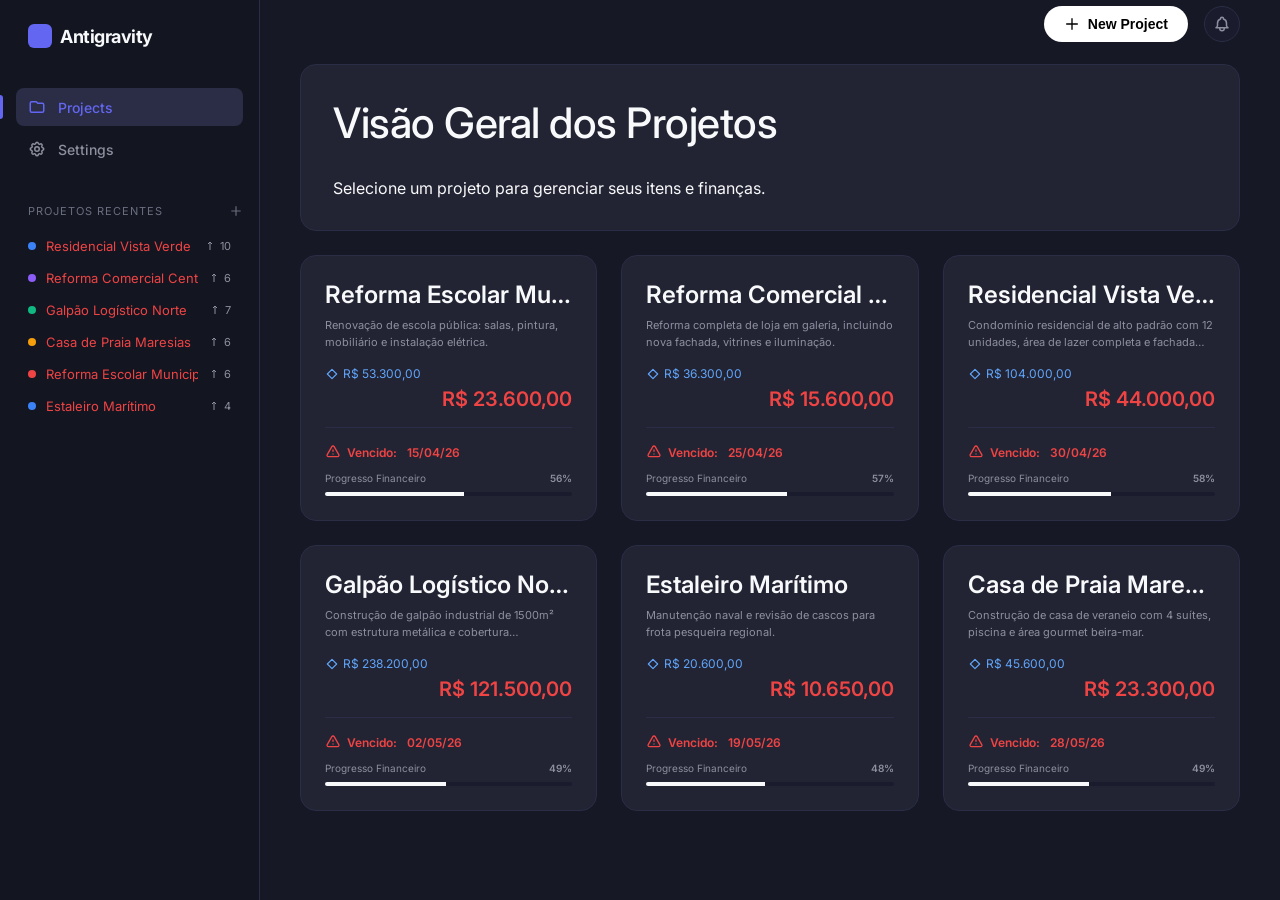
<file: index.html>
<!DOCTYPE html>
<html lang="pt-BR">
<head>
    <meta charset="UTF-8">
    <meta name="viewport" content="width=device-width, initial-scale=1.0">
    <title>Projetos - Dashboard</title>
    <link href="https://fonts.googleapis.com/css2?family=Inter:wght@400;500;600;700&display=swap" rel="stylesheet">
    <link rel="stylesheet" href="css/style.css">
</head>
<body>

    <!-- Sidebar -->
    <aside class="sidebar">
        <div style="margin-bottom: 40px; padding: 0 12px;">
            <div style="display: flex; gap: 8px; align-items: center;">
                <div style="width: 24px; height: 24px; background: #6366f1; border-radius: 6px;"></div>
                <span style="font-weight: 700; font-size: 18px; letter-spacing: -0.5px;">Antigravity</span>
            </div>
        </div>

        <ul class="menu-list">
            <a href="index.html" class="menu-item active">
                <svg class="menu-icon" viewBox="0 0 24 24"><path d="M3 7v10a2 2 0 002 2h14a2 2 0 002-2V9a2 2 0 00-2-2h-6l-2-2H5a2 2 0 00-2 2z"></path></svg>
                Projects
            </a>
            <a href="settings.html" class="menu-item">
                <svg class="menu-icon" viewBox="0 0 24 24"><path d="M10.325 4.317c.426-1.756 2.924-1.756 3.35 0a1.724 1.724 0 002.573 1.066c1.543-.94 3.31.826 2.37 2.37a1.724 1.724 0 001.065 2.572c1.756.426 1.756 2.924 0 3.35a1.724 1.724 0 00-1.066 2.573c.94 1.543-.826 3.31-2.37 2.37a1.724 1.724 0 00-2.572 1.065c-.426 1.756-2.924 1.756-3.35 0a1.724 1.724 0 00-2.573-1.066c-1.543.94-3.31-.826-2.37-2.37a1.724 1.724 0 00-1.065-2.572c-1.756-.426-1.756-2.924 0-3.35a1.724 1.724 0 001.066-2.573c-.94-1.543.826-3.31 2.37-2.37.996.608 2.296.07 2.572-1.065z"></path><path d="M15 12a3 3 0 11-6 0 3 3 0 016 0z"></path></svg>
                Settings
            </a>
        </ul>

        <div class="section-title">
            PROJETOS RECENTES
            <svg onclick="openModal()" style="width: 14px; height: 14px; cursor: pointer; stroke: currentColor; stroke-width: 2; fill: none;" viewBox="0 0 24 24"><path d="M12 4v16m8-8H4"></path></svg>
        </div>
        
        <ul class="project-list" id="sidebarProjectList">
            <!-- Rendered by JS -->
        </ul>

    </aside>

    <!-- Main -->
    <main class="main-content">
        <!-- Top bar -->
        <header class="top-bar">
            <div class="top-actions" style="margin-left: auto;">
                <button class="btn-new-item" onclick="openModal()">
                    <svg style="width: 16px; height: 16px;" fill="none" stroke="currentColor" viewBox="0 0 24 24"><path stroke-linecap="round" stroke-linejoin="round" stroke-width="2" d="M12 4v16m8-8H4"></path></svg>
                    New Project
                </button>
                <div class="bell-icon">
                    <svg style="width: 18px; height: 18px; color: var(--text-secondary);" fill="none" stroke="currentColor" viewBox="0 0 24 24"><path stroke-linecap="round" stroke-linejoin="round" stroke-width="2" d="M15 17h5l-1.405-1.405A2.032 2.032 0 0118 14.158V11a6.002 6.002 0 00-4-5.659V5a2 2 0 10-4 0v.341C7.67 6.165 6 8.388 6 11v3.159c0 .538-.214 1.055-.595 1.436L4 17h5m6 0v1a3 3 0 11-6 0v-1m6 0H9"></path></svg>
                </div>
            </div>
        </header>

        <!-- Header area -->
        <div class="header-area">
            <h1 class="project-title">Visão Geral dos Projetos</h1>
            <p class="project-subtitle">Selecione um projeto para gerenciar seus itens e finanças.</p>
        </div>

        <!-- Cards Grid -->
        <div class="cards-grid" id="cardsContainer">
            <!-- Cards will be rendered here by JS -->
        </div>

    </main>

    <!-- Modal for New Project -->
    <div class="modal-overlay" id="newItemModal">
        <div class="modal-content">
            <h2 class="modal-title" id="modalTitle">Create New Project</h2>
            <form id="projectForm">
                <input type="hidden" id="p_id" value="">
                <div class="form-group">
                    <label>Project Name</label>
                    <input type="text" id="p_name" class="form-input" required placeholder="e.g. Construção Setor Sul">
                </div>
                <div class="form-group">
                    <label>Description</label>
                    <textarea id="p_desc" class="form-input" rows="4" required placeholder="Project details..."></textarea>
                </div>
                <div class="modal-actions">
                    <button type="button" class="btn-secondary" onclick="closeModal()">Cancel</button>
                    <button type="submit" class="btn-primary">Save Project</button>
                </div>
            </form>
        </div>
    </div>

    <script src="js/currency.js"></script>
    <script src="js/index.js"></script>
</body>
</html>
</file>
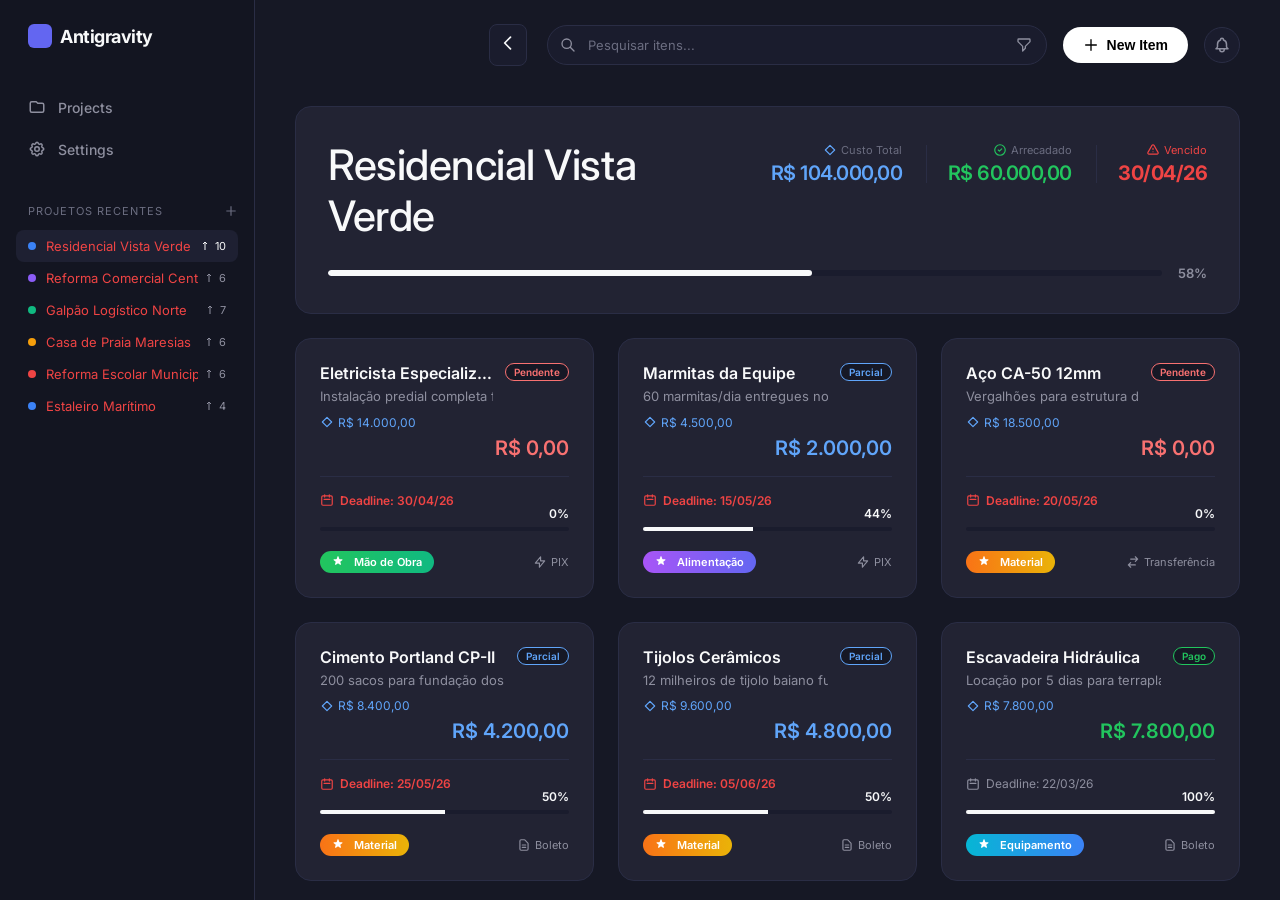
<file: project.html>
<!DOCTYPE html>
<html lang="pt-BR">
<head>
    <meta charset="UTF-8">
    <meta name="viewport" content="width=device-width, initial-scale=1.0">
    <title>Projeto - Detalhes</title>
    <link href="https://fonts.googleapis.com/css2?family=Inter:wght@400;500;600;700&display=swap" rel="stylesheet">
    <link rel="stylesheet" href="css/style.css">
</head>
<body>

    <!-- Sidebar -->
    <aside class="sidebar">
        <div style="margin-bottom: 40px; padding: 0 12px;">
            <div style="display: flex; gap: 8px; align-items: center;">
                <div style="width: 24px; height: 24px; background: #6366f1; border-radius: 6px;"></div>
                <span style="font-weight: 700; font-size: 18px; letter-spacing: -0.5px;">Antigravity</span>
            </div>
        </div>

        <ul class="menu-list">
            <a href="index.html" class="menu-item">
                <svg class="menu-icon" viewBox="0 0 24 24"><path d="M3 7v10a2 2 0 002 2h14a2 2 0 002-2V9a2 2 0 00-2-2h-6l-2-2H5a2 2 0 00-2 2z"></path></svg>
                Projects
            </a>
            <a href="settings.html" class="menu-item">
                <svg class="menu-icon" viewBox="0 0 24 24"><path d="M10.325 4.317c.426-1.756 2.924-1.756 3.35 0a1.724 1.724 0 002.573 1.066c1.543-.94 3.31.826 2.37 2.37a1.724 1.724 0 001.065 2.572c1.756.426 1.756 2.924 0 3.35a1.724 1.724 0 00-1.066 2.573c.94 1.543-.826 3.31-2.37 2.37a1.724 1.724 0 00-2.572 1.065c-.426 1.756-2.924 1.756-3.35 0a1.724 1.724 0 00-2.573-1.066c-1.543.94-3.31-.826-2.37-2.37a1.724 1.724 0 00-1.065-2.572c-1.756-.426-1.756-2.924 0-3.35a1.724 1.724 0 001.066-2.573c-.94-1.543.826-3.31 2.37-2.37.996.608 2.296.07 2.572-1.065z"></path><path d="M15 12a3 3 0 11-6 0 3 3 0 016 0z"></path></svg>
                Settings
            </a>
        </ul>

        <div class="section-title">
            PROJETOS RECENTES
            <svg onclick="openNewProjectModal()" style="width: 14px; height: 14px; cursor: pointer; stroke: currentColor; stroke-width: 2; fill: none;" viewBox="0 0 24 24"><path d="M12 4v16m8-8H4"></path></svg>
        </div>
        
        <ul class="project-list" id="sidebarProjectList">
            <!-- Rendered by JS -->
        </ul>

    </aside>

    <!-- Main -->
    <main class="main-content">
        <!-- Top bar -->
        <header class="top-bar">
            <div style="display: flex; gap: 16px; align-items: center;">
                <a href="index.html" class="icon-btn" style="background-color: var(--bg-input); padding: 8px; border-radius: 8px; color: var(--text-primary); border: 1px solid var(--border-color);">
                    <svg style="width: 20px; height: 20px;" fill="none" stroke="currentColor" viewBox="0 0 24 24"><path stroke-linecap="round" stroke-linejoin="round" stroke-width="2" d="M15 19l-7-7 7-7"></path></svg>
                </a>
            </div>

            <div class="search-filter-wrapper" style="margin-left: 20px;">
                <div class="search-compound">
                    <svg class="search-icon-compound" fill="none" stroke="currentColor" viewBox="0 0 24 24"><path stroke-linecap="round" stroke-linejoin="round" stroke-width="2" d="M21 21l-6-6m2-5a7 7 0 11-14 0 7 7 0 0114 0z"></path></svg>
                    <div class="search-chips-area" id="searchChipsArea">
                        <!-- Chips rendered by JS -->
                        <input type="text" class="search-input-inline" id="searchInput" placeholder="Pesquisar itens...">
                    </div>
                    <button class="filter-toggle-btn" id="filterToggleBtn" type="button" title="Filtros">
                        <svg style="width: 16px; height: 16px;" fill="none" stroke="currentColor" viewBox="0 0 24 24"><path stroke-linecap="round" stroke-linejoin="round" stroke-width="2" d="M3 4a1 1 0 011-1h16a1 1 0 011 1v2.586a1 1 0 01-.293.707l-6.414 6.414a1 1 0 00-.293.707V17l-4 4v-6.586a1 1 0 00-.293-.707L3.293 7.293A1 1 0 013 6.586V4z"></path></svg>
                    </button>
                </div>

                <!-- Autocomplete Suggestions -->
                <div class="autocomplete-dropdown" id="autocompleteDropdown">
                    <!-- Suggestions rendered by JS -->
                </div>

                <!-- Filter Dropdown -->
                <div class="filter-dropdown" id="filterDropdown">
                    <div class="filter-column">
                        <span class="filter-column-title">Categoria</span>
                        <button class="filter-option" data-type="badge" data-value="Material" type="button">Material</button>
                        <button class="filter-option" data-type="badge" data-value="Transporte" type="button">Transporte</button>
                        <button class="filter-option" data-type="badge" data-value="Mão de Obra" type="button">Mão de Obra</button>
                        <button class="filter-option" data-type="badge" data-value="Alimentação" type="button">Alimentação</button>
                        <button class="filter-option" data-type="badge" data-value="Equipamento" type="button">Equipamento</button>
                    </div>
                    <div class="filter-column">
                        <span class="filter-column-title">Pagamento</span>
                        <button class="filter-option" data-type="paymentMethod" data-value="PIX" type="button">PIX</button>
                        <button class="filter-option" data-type="paymentMethod" data-value="Dinheiro" type="button">Dinheiro</button>
                        <button class="filter-option" data-type="paymentMethod" data-value="Cartão" type="button">Cartão</button>
                        <button class="filter-option" data-type="paymentMethod" data-value="Boleto" type="button">Boleto</button>
                        <button class="filter-option" data-type="paymentMethod" data-value="Transferência" type="button">Transferência</button>
                    </div>
                    <div class="filter-column">
                        <span class="filter-column-title">Status</span>
                        <button class="filter-option" data-type="status" data-value="Pendente" type="button">Pendente</button>
                        <button class="filter-option" data-type="status" data-value="Parcial" type="button">Parcial</button>
                        <button class="filter-option" data-type="status" data-value="Pago" type="button">Pago</button>
                    </div>
                    <div class="filter-column">
                        <span class="filter-column-title">Prazo</span>
                        <button class="filter-option" data-type="atrasado" data-value="true" type="button">Atrasado</button>
                        <button class="filter-option" data-type="atrasado" data-value="false" type="button">Em dia</button>
                    </div>
                </div>
            </div>
            
            <div class="top-actions">
                <button class="btn-new-item" onclick="openModal()">
                    <svg style="width: 16px; height: 16px;" fill="none" stroke="currentColor" viewBox="0 0 24 24"><path stroke-linecap="round" stroke-linejoin="round" stroke-width="2" d="M12 4v16m8-8H4"></path></svg>
                    New Item
                </button>
                <div class="bell-icon">
                    <svg style="width: 18px; height: 18px; color: var(--text-secondary);" fill="none" stroke="currentColor" viewBox="0 0 24 24"><path stroke-linecap="round" stroke-linejoin="round" stroke-width="2" d="M15 17h5l-1.405-1.405A2.032 2.032 0 0118 14.158V11a6.002 6.002 0 00-4-5.659V5a2 2 0 10-4 0v.341C7.67 6.165 6 8.388 6 11v3.159c0 .538-.214 1.055-.595 1.436L4 17h5m6 0v1a3 3 0 11-6 0v-1m6 0H9"></path></svg>
                </div>
            </div>
        </header>

        <!-- Header area -->
        <div class="header-area">
            <div style="display: flex; justify-content: space-between; align-items: flex-start; gap: 32px; margin-bottom: 24px;">
                <h1 class="project-title" id="mainProjectTitle" style="margin-bottom: 0;">Carregando...</h1>
                <div class="header-stats-panel" id="headerStatsPanel">
                    <!-- Rendered by JS -->
                </div>
            </div>
            <div class="global-progress">
                <div class="progress-bar-container" id="progressBarContainer">
                    <div class="progress-bar-fill" id="globalProgressBar" style="width: 0%;"></div>
                </div>
                <span class="progress-text" id="globalProgressText">0%</span>
                <div class="progress-tooltip" id="progressTooltip"></div>
            </div>
        </div>

        <!-- Cards Grid -->
        <div class="cards-grid" id="cardsContainer">
            <!-- Cards will be rendered here by JS -->
        </div>

    </main>

    <!-- Modal for New/Edit Item -->
    <div class="modal-overlay" id="newItemModal">
        <div class="modal-content">
            <h2 class="modal-title" id="formModalTitle">Adicionar Item</h2>
            <form id="itemForm">
                <input type="hidden" id="p_id" value="">
                
                <div class="form-group">
                    <label>Nome do Item</label>
                    <input type="text" id="p_name" class="form-input" required placeholder="Ex: Cimento Portland">
                </div>
                
                <div style="display: flex; gap: 16px;">
                    <div class="form-group" style="flex: 1;">
                        <label id="p_valor_label">Custo Total (R$)</label>
                        <input type="number" id="p_valor" class="form-input" required placeholder="0.00" step="0.01" min="0">
                    </div>
                    <div class="form-group" style="flex: 1;">
                        <label id="p_valorPago_label">Valor já Pago (R$)</label>
                        <input type="number" id="p_valorPago" class="form-input" required placeholder="0.00" step="0.01" min="0">
                    </div>
                </div>
                
                <div style="display: flex; gap: 16px;">
                    <div class="form-group" style="flex: 1;">
                        <label>Prazo (Deadline)</label>
                        <input type="date" id="p_deadline" class="form-input" required>
                    </div>
                    <div class="form-group" style="flex: 1;">
                        <label>Forma de Pagamento</label>
                        <select id="p_paymentMethod" class="form-input">
                            <option value="PIX">PIX</option>
                            <option value="Dinheiro">Dinheiro</option>
                            <option value="Cartão">Cartão</option>
                            <option value="Boleto">Boleto</option>
                            <option value="Transferência">Transferência</option>
                        </select>
                    </div>
                </div>

                <div class="form-group">
                    <label>Categoria</label>
                    <select id="p_badge" class="form-input">
                        <option value="Material">Material</option>
                        <option value="Transporte">Transporte</option>
                        <option value="Mão de Obra">Mão de Obra</option>
                        <option value="Alimentação">Alimentação</option>
                        <option value="Equipamento">Equipamento</option>
                    </select>
                </div>
                
                <div class="form-group">
                    <label>Observações</label>
                    <textarea id="p_observacoes" class="form-input" placeholder="Detalhes ou anotações..."></textarea>
                </div>

                <div class="modal-actions">
                    <button type="button" class="btn-secondary" onclick="closeModal()">Cancelar</button>
                    <button type="submit" class="btn-primary">Salvar</button>
                </div>
            </form>
        </div>
    </div>

    <!-- Modal for Viewing Item Observations -->
    <div class="modal-overlay" id="viewItemModal">
        <div class="modal-content">
            <h2 class="modal-title" id="viewItemTitle">Detalhes do Item</h2>
            
            <div class="form-group">
                <label>Observações</label>
                <div id="viewItemObs" class="obs-content">Nenhuma observação informada.</div>
            </div>

            <div class="modal-actions">
                <button type="button" class="btn-primary" onclick="closeViewModal()">Fechar</button>
            </div>
        </div>
    </div>

    <!-- Modal for New Project (from sidebar +) -->
    <div class="modal-overlay" id="newProjectModal">
        <div class="modal-content">
            <h2 class="modal-title">Novo Projeto</h2>
            <form id="newProjectForm">
                <div class="form-group">
                    <label>Nome do Projeto</label>
                    <input type="text" id="np_name" class="form-input" required placeholder="Ex: Construção Setor Sul">
                </div>
                <div class="form-group">
                    <label>Descrição</label>
                    <textarea id="np_desc" class="form-input" rows="4" required placeholder="Detalhes do projeto..."></textarea>
                </div>
                <div class="modal-actions">
                    <button type="button" class="btn-secondary" onclick="closeNewProjectModal()">Cancelar</button>
                    <button type="submit" class="btn-primary">Criar Projeto</button>
                </div>
            </form>
        </div>
    </div>

    <script src="js/currency.js"></script>
    <script src="js/project.js"></script>
</body>
</html>
</file>
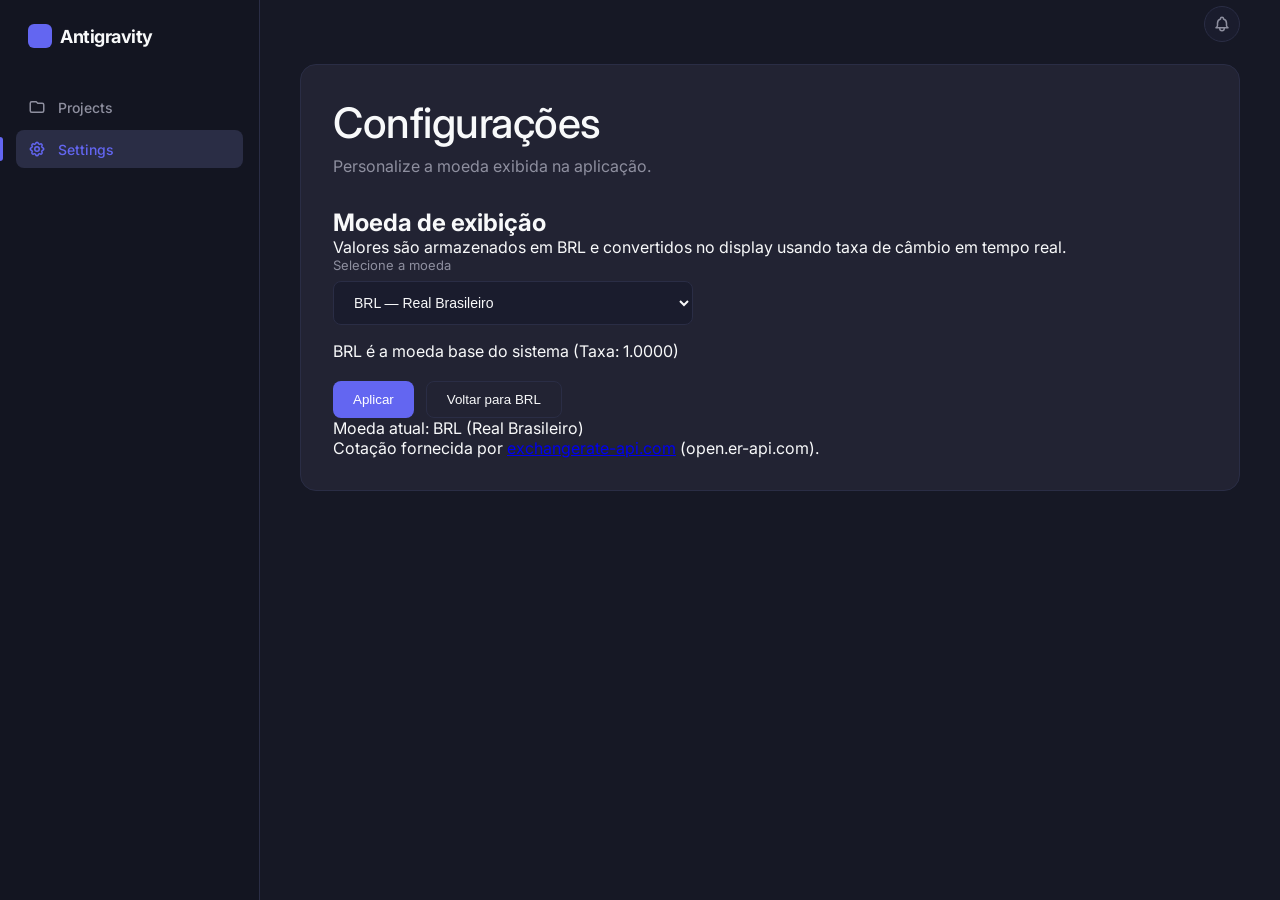
<file: settings.html>
<!DOCTYPE html>
<html lang="pt-BR">
<head>
    <meta charset="UTF-8">
    <meta name="viewport" content="width=device-width, initial-scale=1.0">
    <title>Configurações</title>
    <link href="https://fonts.googleapis.com/css2?family=Inter:wght@400;500;600;700&display=swap" rel="stylesheet">
    <link rel="stylesheet" href="css/style.css">
</head>
<body>

    <!-- Sidebar -->
    <aside class="sidebar">
        <div style="margin-bottom: 40px; padding: 0 12px;">
            <div style="display: flex; gap: 8px; align-items: center;">
                <div style="width: 24px; height: 24px; background: #6366f1; border-radius: 6px;"></div>
                <span style="font-weight: 700; font-size: 18px; letter-spacing: -0.5px;">Antigravity</span>
            </div>
        </div>

        <ul class="menu-list">
            <a href="index.html" class="menu-item">
                <svg class="menu-icon" viewBox="0 0 24 24"><path d="M3 7v10a2 2 0 002 2h14a2 2 0 002-2V9a2 2 0 00-2-2h-6l-2-2H5a2 2 0 00-2 2z"></path></svg>
                Projects
            </a>
            <a href="settings.html" class="menu-item active">
                <svg class="menu-icon" viewBox="0 0 24 24"><path d="M10.325 4.317c.426-1.756 2.924-1.756 3.35 0a1.724 1.724 0 002.573 1.066c1.543-.94 3.31.826 2.37 2.37a1.724 1.724 0 001.065 2.572c1.756.426 1.756 2.924 0 3.35a1.724 1.724 0 00-1.066 2.573c.94 1.543-.826 3.31-2.37 2.37a1.724 1.724 0 00-2.572 1.065c-.426 1.756-2.924 1.756-3.35 0a1.724 1.724 0 00-2.573-1.066c-1.543.94-3.31-.826-2.37-2.37a1.724 1.724 0 00-1.065-2.572c-1.756-.426-1.756-2.924 0-3.35a1.724 1.724 0 001.066-2.573c-.94-1.543.826-3.31 2.37-2.37.996.608 2.296.07 2.572-1.065z"></path><path d="M15 12a3 3 0 11-6 0 3 3 0 016 0z"></path></svg>
                Settings
            </a>
        </ul>
    </aside>

    <!-- Main -->
    <main class="main-content">
        <header class="top-bar">
            <div class="top-actions" style="margin-left: auto;">
                <div class="bell-icon">
                    <svg style="width: 18px; height: 18px; color: var(--text-secondary);" fill="none" stroke="currentColor" viewBox="0 0 24 24"><path stroke-linecap="round" stroke-linejoin="round" stroke-width="2" d="M15 17h5l-1.405-1.405A2.032 2.032 0 0118 14.158V11a6.002 6.002 0 00-4-5.659V5a2 2 0 10-4 0v.341C7.67 6.165 6 8.388 6 11v3.159c0 .538-.214 1.055-.595 1.436L4 17h5m6 0v1a3 3 0 11-6 0v-1m6 0H9"></path></svg>
                </div>
            </div>
        </header>

        <div class="header-area">
            <h1 class="project-title" style="margin-bottom: 8px;">Configurações</h1>
            <p style="color: var(--text-secondary); margin-bottom: 32px;">Personalize a moeda exibida na aplicação.</p>

            <div class="settings-card">
                <h2 class="settings-section-title">Moeda de exibição</h2>
                <p class="settings-section-desc">Valores são armazenados em BRL e convertidos no display usando taxa de câmbio em tempo real.</p>

                <div class="form-group" style="max-width: 360px;">
                    <label>Selecione a moeda</label>
                    <select id="currencySelect" class="form-input">
                        <option value="BRL">BRL — Real Brasileiro</option>
                        <option value="USD">USD — Dólar Americano</option>
                        <option value="EUR">EUR — Euro</option>
                        <option value="GBP">GBP — Libra Esterlina</option>
                        <option value="JPY">JPY — Iene Japonês</option>
                        <option value="ARS">ARS — Peso Argentino</option>
                        <option value="CAD">CAD — Dólar Canadense</option>
                        <option value="AUD">AUD — Dólar Australiano</option>
                        <option value="CHF">CHF — Franco Suíço</option>
                        <option value="CNY">CNY — Yuan Chinês</option>
                        <option value="MXN">MXN — Peso Mexicano</option>
                        <option value="UYU">UYU — Peso Uruguaio</option>
                    </select>
                </div>

                <div id="rateInfo" class="rate-info">
                    Selecione uma moeda para ver a cotação.
                </div>

                <div id="settingsStatus" class="settings-status"></div>

                <div style="display: flex; gap: 12px; margin-top: 20px;">
                    <button type="button" class="btn-primary" id="applyBtn">Aplicar</button>
                    <button type="button" class="btn-secondary" id="resetBtn">Voltar para BRL</button>
                </div>

                <div class="settings-current" id="currentCurrencyDisplay"></div>

                <p class="settings-api-credit">
                    Cotação fornecida por <a href="https://www.exchangerate-api.com" target="_blank" rel="noopener">exchangerate-api.com</a> (open.er-api.com).
                </p>
            </div>
        </div>
    </main>

    <script src="js/currency.js"></script>
    <script src="js/settings.js"></script>
</body>
</html>
</file>
<file: css/style.css>
/* CSS resets and variables */
        :root {
            --bg-main: #131521;
            --bg-sidebar: #131521;
            --bg-card: #222333;
            --bg-input: #1a1c2d;
            --bg-hover: #1e2032;
            --text-primary: #f8f9fa;
            --text-secondary: #8e8f9f;
            --text-muted: #6b6d80;
            --accent-blue: #4f46e5;
            --border-color: #2a2d45;

            --tag-parcial-bg: rgba(37, 99, 235, 0.2);
            --tag-parcial-text: #60a5fa;
            --tag-pendente-bg: rgba(220, 38, 38, 0.2);
            --tag-pendente-text: #f87171;
            --tag-pago-bg: rgba(219, 39, 119, 0.2);
            --tag-pago-text: #f472b6;

            --font-family: 'Inter', sans-serif;
        }

        * {
            box-sizing: border-box;
            margin: 0;
            padding: 0;
        }

        body {
            font-family: var(--font-family);
            background-color: var(--bg-main);
            color: var(--text-primary);
            display: flex;
            height: 100vh;
            overflow: hidden;
        }

        /* Sidebar */
        .sidebar {
            width: 260px;
            background-color: var(--bg-sidebar);
            border-right: 1px solid var(--border-color);
            display: flex;
            flex-direction: column;
            padding: 24px 16px;
        }

        .menu-list {
            list-style: none;
            margin-bottom: 32px;
        }

        .menu-item {
            display: flex;
            align-items: center;
            padding: 10px 12px;
            margin-bottom: 4px;
            border-radius: 8px;
            color: var(--text-secondary);
            cursor: pointer;
            transition: all 0.2s ease;
            font-size: 14px;
            font-weight: 500;
            position: relative;
            text-decoration: none;
        }

        .menu-item:hover {
            background-color: var(--bg-hover);
            color: var(--text-primary);
        }

        .menu-item.active {
            background-color: var(--border-color);
            color: #6366f1;
        }

        .menu-item.active::before {
            content: '';
            position: absolute;
            left: -16px;
            height: 24px;
            width: 3px;
            background-color: #6366f1;
            border-radius: 0 4px 4px 0;
        }

        .menu-icon {
            margin-right: 12px;
            width: 18px;
            height: 18px;
            stroke: currentColor;
            stroke-width: 2;
            fill: none;
            stroke-linecap: round;
            stroke-linejoin: round;
        }

        .section-title {
            font-size: 11px;
            text-transform: uppercase;
            letter-spacing: 1px;
            color: var(--text-muted);
            margin-bottom: 12px;
            padding-left: 12px;
            display: flex;
            justify-content: space-between;
            align-items: center;
        }

        .project-list {
            list-style: none;
            flex-grow: 1;
            overflow-y: auto;
        }

        .project-item {
            display: flex;
            align-items: center;
            justify-content: space-between;
            padding: 8px 12px;
            border-radius: 8px;
            color: var(--text-secondary);
            cursor: pointer;
            font-size: 13px;
            transition: all 0.2s;
        }

        .project-item:hover {
            background-color: var(--bg-hover);
            color: var(--text-primary);
        }

        .project-color {
            width: 8px;
            height: 8px;
            border-radius: 50%;
            margin-right: 10px;
        }

        /* Main Content */
        .main-content {
            flex-grow: 1;
            display: flex;
            flex-direction: column;
            overflow-y: auto;
            padding: 24px 40px;
            background-color: #161825;
        }

        /* Top Bar */
        .top-bar {
            display: flex;
            justify-content: center;
            align-items: center;
            margin-bottom: 40px;
            position: relative;
        }

        .search-container {
            position: relative;
            width: 100%;
            max-width: 400px;
        }

        .search-input {
            width: 100%;
            background-color: var(--bg-input);
            border: 1px solid var(--border-color);
            color: var(--text-primary);
            padding: 10px 16px 10px 40px;
            border-radius: 20px;
            font-size: 14px;
            outline: none;
            transition: border-color 0.2s;
        }

        .search-input:focus {
            border-color: #6366f1;
        }

        .search-icon {
            position: absolute;
            left: 14px;
            top: 50%;
            transform: translateY(-50%);
            width: 16px;
            height: 16px;
            color: var(--text-secondary);
        }

        .top-actions {
            position: absolute;
            right: 0;
            display: flex;
            align-items: center;
            gap: 16px;
        }

        /* Compound Search + Filters */
        .search-filter-wrapper {
            position: relative;
            flex: 1;
            max-width: 500px;
        }

        .search-compound {
            display: flex;
            align-items: center;
            background-color: var(--bg-input);
            border: 1px solid var(--border-color);
            border-radius: 20px;
            padding: 4px 8px 4px 36px;
            position: relative;
            transition: border-color 0.2s;
            min-height: 40px;
        }

        .search-compound:focus-within {
            border-color: #6366f1;
        }

        .search-icon-compound {
            position: absolute;
            left: 12px;
            top: 50%;
            transform: translateY(-50%);
            width: 16px;
            height: 16px;
            color: var(--text-secondary);
            pointer-events: none;
        }

        .search-chips-area {
            display: flex;
            flex-wrap: wrap;
            align-items: center;
            gap: 6px;
            flex: 1;
            min-width: 0;
        }

        .search-input-inline {
            flex: 1;
            min-width: 100px;
            background: transparent;
            border: none;
            color: var(--text-primary);
            font-size: 13px;
            outline: none;
            padding: 6px 4px;
            font-family: var(--font-family);
        }

        .search-input-inline::placeholder {
            color: var(--text-muted);
        }

        /* Filter Chips */
        .filter-chip {
            display: inline-flex;
            align-items: center;
            gap: 4px;
            padding: 3px 8px 3px 10px;
            border-radius: 10px;
            font-size: 11px;
            font-weight: 600;
            white-space: nowrap;
            cursor: pointer;
            animation: chipIn 0.2s ease;
            transition: opacity 0.15s, transform 0.15s;
            border: 1px solid transparent;
        }

        .filter-chip:hover {
            opacity: 0.8;
            transform: scale(0.96);
        }

        .filter-chip .chip-x {
            width: 12px;
            height: 12px;
            opacity: 0.7;
            transition: opacity 0.15s;
        }

        .filter-chip:hover .chip-x {
            opacity: 1;
        }

        /* Chip color variants */
        .filter-chip[data-type="badge"] {
            background: linear-gradient(90deg, rgba(249,115,22,0.25), rgba(234,179,8,0.25));
            color: #fbbf24;
        }
        .filter-chip[data-type="status"] {
            background: rgba(96,165,250,0.15);
            color: #60a5fa;
            border-color: rgba(96,165,250,0.3);
        }
        .filter-chip[data-type="paymentMethod"] {
            background: rgba(139,92,246,0.15);
            color: #a78bfa;
            border-color: rgba(139,92,246,0.3);
        }
        .filter-chip[data-type="atrasado"] {
            background: rgba(239,68,68,0.15);
            color: #f87171;
            border-color: rgba(239,68,68,0.3);
        }

        @keyframes chipIn {
            from { opacity: 0; transform: scale(0.8); }
            to { opacity: 1; transform: scale(1); }
        }

        /* Filter Toggle Button */
        .filter-toggle-btn {
            background: transparent;
            border: none;
            color: var(--text-secondary);
            cursor: pointer;
            padding: 6px;
            border-radius: 8px;
            display: flex;
            align-items: center;
            justify-content: center;
            transition: color 0.2s, background-color 0.2s;
            flex-shrink: 0;
        }

        .filter-toggle-btn:hover {
            color: var(--text-primary);
            background-color: var(--bg-hover);
        }

        .filter-toggle-btn.active {
            color: #6366f1;
        }

        /* Filter Dropdown */
        .filter-dropdown {
            position: absolute;
            top: calc(100% + 8px);
            left: 0;
            right: 0;
            background-color: var(--bg-card);
            border: 1px solid var(--border-color);
            border-radius: 12px;
            padding: 16px;
            display: none;
            grid-template-columns: repeat(4, 1fr);
            gap: 16px;
            z-index: 100;
            box-shadow: 0 8px 32px rgba(0, 0, 0, 0.4);
            animation: dropdownIn 0.2s ease;
        }

        .filter-dropdown.active {
            display: grid;
        }

        @keyframes dropdownIn {
            from { opacity: 0; transform: translateY(-8px); }
            to { opacity: 1; transform: translateY(0); }
        }

        .filter-column {
            display: flex;
            flex-direction: column;
            gap: 4px;
        }

        .filter-column-title {
            font-size: 10px;
            text-transform: uppercase;
            letter-spacing: 1px;
            color: var(--text-muted);
            margin-bottom: 6px;
            font-weight: 600;
        }

        .filter-option {
            background: transparent;
            border: 1px solid transparent;
            color: var(--text-secondary);
            padding: 6px 10px;
            border-radius: 8px;
            font-size: 12px;
            cursor: pointer;
            text-align: left;
            transition: all 0.15s;
            font-family: var(--font-family);
        }

        .filter-option:hover {
            background-color: var(--bg-hover);
            color: var(--text-primary);
        }

        .filter-option.selected {
            background-color: rgba(99, 102, 241, 0.15);
            color: #818cf8;
            border-color: rgba(99, 102, 241, 0.3);
        }

        /* Autocomplete Dropdown */
        .autocomplete-dropdown {
            position: absolute;
            top: calc(100% + 4px);
            left: 0;
            right: 0;
            background-color: var(--bg-card);
            border: 1px solid var(--border-color);
            border-radius: 12px;
            padding: 8px 0;
            display: none;
            flex-direction: column;
            z-index: 110;
            box-shadow: 0 8px 32px rgba(0, 0, 0, 0.4);
            max-height: 280px;
            overflow-y: auto;
            animation: dropdownIn 0.15s ease;
        }

        .autocomplete-dropdown.active {
            display: flex;
        }

        .autocomplete-category-label {
            font-size: 9px;
            text-transform: uppercase;
            letter-spacing: 1px;
            color: var(--text-muted);
            padding: 8px 14px 4px;
            font-weight: 600;
        }

        .autocomplete-item {
            display: flex;
            align-items: center;
            gap: 8px;
            padding: 7px 14px;
            cursor: pointer;
            font-size: 13px;
            color: var(--text-secondary);
            transition: background-color 0.1s, color 0.1s;
        }

        .autocomplete-item:hover,
        .autocomplete-item.highlighted {
            background-color: var(--bg-hover);
            color: var(--text-primary);
        }

        .autocomplete-item .ac-chip-preview {
            display: inline-flex;
            align-items: center;
            gap: 4px;
            padding: 2px 8px;
            border-radius: 8px;
            font-size: 10px;
            font-weight: 600;
            white-space: nowrap;
        }

        .autocomplete-item .ac-chip-preview[data-type="badge"] {
            background: linear-gradient(90deg, rgba(249,115,22,0.25), rgba(234,179,8,0.25));
            color: #fbbf24;
        }
        .autocomplete-item .ac-chip-preview[data-type="status"] {
            background: rgba(96,165,250,0.15);
            color: #60a5fa;
        }
        .autocomplete-item .ac-chip-preview[data-type="paymentMethod"] {
            background: rgba(139,92,246,0.15);
            color: #a78bfa;
        }
        .autocomplete-item .ac-chip-preview[data-type="atrasado"] {
            background: rgba(239,68,68,0.15);
            color: #f87171;
        }

        .autocomplete-item .ac-label {
            color: var(--text-muted);
            font-size: 11px;
            margin-left: auto;
        }

        /* Header Stats Panel */
        .header-stats-panel {
            display: flex;
            align-items: center;
            gap: clamp(10px, 2.2vw, 24px);
            padding-top: 4px;
            min-width: 0;
            flex-shrink: 1;
        }

        .header-stat {
            display: flex;
            flex-direction: column;
            align-items: flex-end;
            gap: 4px;
            min-width: 0;
        }

        .header-stat-label {
            font-size: clamp(9px, 0.9vw, 11px);
            color: var(--text-muted);
            display: flex;
            align-items: center;
            gap: 4px;
            white-space: nowrap;
        }

        .header-stat-value {
            font-size: clamp(13px, 1.6vw, 20px);
            font-weight: 600;
            letter-spacing: -0.5px;
            white-space: nowrap;
        }

        .header-stat-divider {
            width: 1px;
            height: clamp(28px, 3vw, 40px);
            background-color: var(--border-color);
            flex-shrink: 0;
        }

        @media (max-width: 900px) {
            .header-stat-label svg {
                width: 11px;
                height: 11px;
            }
        }

        @media (max-width: 720px) {
            .header-stats-panel {
                gap: 8px;
            }
            .header-stat-divider {
                display: none;
            }
        }

        /* Header Stat Dropdown */
        .header-stat {
            position: relative;
        }

        .header-stat-dropdown {
            position: absolute;
            top: 100%;
            right: 0;
            background-color: var(--bg-card);
            border: 1px solid var(--border-color);
            border-radius: 12px;
            padding: 8px 0;
            display: none;
            flex-direction: column;
            z-index: 120;
            box-shadow: 0 8px 32px rgba(0, 0, 0, 0.4);
            min-width: 220px;
            max-height: 300px;
            overflow-y: auto;
            margin-top: 8px;
        }

        .header-stat:hover .header-stat-dropdown {
            display: flex;
        }

        .header-stat-dropdown-item {
            padding: 8px 16px;
            display: flex;
            justify-content: space-between;
            align-items: center;
            gap: 12px;
            cursor: pointer;
            transition: background-color 0.2s;
            font-size: 13px;
        }

        .header-stat-dropdown-item:hover {
            background-color: var(--bg-hover);
        }

        .header-stat-dropdown-item .item-name {
            color: var(--text-primary);
            white-space: nowrap;
            overflow: hidden;
            text-overflow: ellipsis;
        }

        .header-stat-dropdown-item .item-value {
            color: #60a5fa;
            font-weight: 600;
        }

        .btn-new-item {
            background-color: #ffffff;
            color: #000000;
            border: none;
            padding: 10px 20px;
            border-radius: 20px;
            font-weight: 600;
            font-size: 14px;
            cursor: pointer;
            display: flex;
            align-items: center;
            gap: 8px;
            transition: opacity 0.2s;
        }

        .btn-new-item:hover {
            opacity: 0.9;
        }

        .bell-icon {
            width: 36px;
            height: 36px;
            border-radius: 50%;
            background-color: var(--bg-input);
            display: flex;
            align-items: center;
            justify-content: center;
            cursor: pointer;
            border: 1px solid var(--border-color);
        }

        /* Hero / Header Area */
        .header-area {
            background-color: var(--bg-card);
            border-radius: 16px;
            padding: 32px;
            margin-bottom: 24px;
            border: 1px solid var(--border-color);
        }

        .project-title {
            font-size: clamp(24px, 3.6vw, 42px);
            font-weight: 500;
            margin-bottom: 30px;
            letter-spacing: -0.5px;
            min-width: 0;
            overflow: hidden;
            text-overflow: ellipsis;
        }

        .global-progress {
            display: flex;
            align-items: center;
            gap: 16px;
        }

        .progress-bar-container {
            flex-grow: 1;
            height: 6px;
            background-color: var(--bg-input);
            border-radius: 3px;
            overflow: hidden;
        }

        .progress-bar-fill {
            height: 100%;
            background-color: var(--text-primary);
            border-radius: 3px;
            transition: width 0.3s;
        }

        .progress-text {
            font-size: 13px;
            color: var(--text-secondary);
            font-weight: 600;
            cursor: help;
        }

        .progress-bar-container {
            cursor: help;
        }

        .progress-tooltip {
            position: fixed;
            pointer-events: none;
            background-color: #161825;
            color: var(--text-primary);
            border: 1px solid var(--border-color);
            border-radius: 6px;
            padding: 6px 10px;
            font-size: 12px;
            font-weight: 500;
            white-space: nowrap;
            box-shadow: 0 4px 12px rgba(0, 0, 0, 0.4);
            opacity: 0;
            transform: translate(-50%, -130%);
            transition: opacity 0.12s;
            z-index: 1000;
        }

        .progress-tooltip.visible {
            opacity: 1;
        }

        /* Cards Grid */
        .cards-grid {
            display: grid;
            grid-template-columns: repeat(auto-fill, minmax(280px, 1fr));
            gap: 24px;
            margin-bottom: 24px;
        }

        /* Hover Actions Wrapper */
        .card-wrapper {
            position: relative;
            display: flex;
            flex-direction: column;
        }

        .card-actions-hover {
            position: absolute;
            top: -15px;
            right: 16px;
            z-index: 3;
            display: flex;
            gap: 10px;
            transition: transform 0.3s cubic-bezier(0.175, 0.885, 0.32, 1.275), opacity 0.3s;
            transform: translateY(15px);
            /* Hidden behind card */
            opacity: 0;
            pointer-events: none;
        }

        .card-wrapper:hover .card-actions-hover {
            transform: translateY(-20px);
            opacity: 1;
            pointer-events: all;
        }

        .action-btn-circle {
            width: 40px;
            height: 40px;
            border-radius: 50%;
            border: none;
            display: flex;
            align-items: center;
            justify-content: center;
            cursor: pointer;
            color: white;
            box-shadow: 0 4px 8px rgba(0, 0, 0, 0.3);
            transition: transform 0.2s, background-color 0.2s;
        }

        .action-btn-circle:hover {
            transform: scale(1.1);
        }

        .action-btn-circle.edit-btn {
            background-color: #4f46e5;
        }

        .action-btn-circle.delete-btn {
            background-color: #ef4444;
        }

        .card {
            position: relative;
            z-index: 2;
            background-color: var(--bg-card);
            border: 1px solid var(--border-color);
            border-radius: 16px;
            padding: 24px;
            display: flex;
            flex-direction: column;
            cursor: pointer;
            transition: transform 0.2s, box-shadow 0.2s;
            height: 100%;
        }

        .card:hover {
            transform: translateY(-4px);
            box-shadow: 0 8px 24px rgba(0, 0, 0, 0.2);
            border-color: #3f425e;
        }

        .card-header {
            display: flex;
            justify-content: space-between;
            align-items: flex-start;
            margin-bottom: 16px;
        }

        .card-title {
            font-size: 16px;
            font-weight: 600;
        }

        .tag {
            padding: 4px 10px;
            border-radius: 12px;
            font-size: 11px;
            font-weight: 600;
        }

        .card-financials {
            display: flex;
            flex-direction: column;
            gap: 6px;
            margin-bottom: 24px;
        }

        .money-total {
            font-size: 12px;
            color: var(--text-secondary);
        }

        .money-balance {
            font-size: 18px;
            font-weight: 600;
        }

        .card-deadline {
            display: flex;
            align-items: center;
            gap: 6px;
            font-size: 12px;
            color: var(--text-secondary);
            margin-bottom: 12px;
        }

        .card-progress-row {
            display: flex;
            align-items: center;
            gap: 12px;
            margin-bottom: 24px;
        }

        .card-progress-bar {
            flex-grow: 1;
            height: 4px;
            background-color: var(--bg-input);
            border-radius: 2px;
            overflow: hidden;
        }

        .card-progress-fill {
            height: 100%;
            background-color: var(--text-primary);
        }

        .card-footer {
            display: flex;
            justify-content: space-between;
            align-items: center;
            margin-top: auto;
        }

        .badge {
            display: flex;
            align-items: center;
            gap: 6px;
            padding: 4px 10px;
            border-radius: 12px;
            font-size: 11px;
            font-weight: 600;
            background-color: var(--bg-input);
        }

        .badge-dot {
            width: 8px;
            height: 8px;
            border-radius: 50%;
        }

        .payment-method {
            display: flex;
            align-items: center;
            gap: 6px;
            font-size: 11px;
            color: var(--text-secondary);
        }

        /* Dashboard specific card styles */
        .card-title-text {
            font-size: 24px;
            font-weight: 600;
            margin-bottom: 8px;
            color: var(--text-primary);
            white-space: nowrap;
            overflow: hidden;
            text-overflow: ellipsis;
        }

        .card-desc-text {
            font-size: 11px;
            color: var(--text-secondary);
            margin-bottom: 16px;
            line-height: 1.5;
            flex-grow: 1;
            display: -webkit-box;
            -webkit-line-clamp: 2;
            -webkit-box-orient: vertical;
            overflow: hidden;
        }

        .card-progress-section {
            margin-top: auto;
        }

        .card-progress-header {
            display: flex;
            justify-content: space-between;
            font-size: 10px;
            color: var(--text-secondary);
            margin-bottom: 8px;
        }

        /* Modals */
        .modal-overlay {
            position: fixed;
            top: 0;
            left: 0;
            right: 0;
            bottom: 0;
            background-color: rgba(0, 0, 0, 0.6);
            backdrop-filter: blur(4px);
            display: flex;
            align-items: center;
            justify-content: center;
            opacity: 0;
            pointer-events: none;
            transition: opacity 0.2s;
            z-index: 1000;
        }

        .modal-overlay.active {
            opacity: 1;
            pointer-events: all;
        }

        .modal-content {
            background-color: var(--bg-card);
            border: 1px solid var(--border-color);
            border-radius: 16px;
            padding: 32px;
            width: 100%;
            max-width: 480px;
            transform: translateY(20px);
            transition: transform 0.2s;
        }

        .modal-overlay.active .modal-content {
            transform: translateY(0);
        }

        .modal-title {
            font-size: 20px;
            margin-bottom: 24px;
        }

        .form-group {
            margin-bottom: 16px;
        }

        .form-group label {
            display: block;
            font-size: 13px;
            color: var(--text-secondary);
            margin-bottom: 8px;
        }

        .form-input {
            width: 100%;
            background-color: var(--bg-input);
            border: 1px solid var(--border-color);
            color: var(--text-primary);
            padding: 12px 16px;
            border-radius: 8px;
            font-size: 14px;
            outline: none;
        }

        .form-input:focus {
            border-color: #6366f1;
        }

        textarea.form-input {
            resize: vertical;
            min-height: 80px;
        }

        .modal-actions {
            display: flex;
            justify-content: flex-end;
            gap: 12px;
            margin-top: 32px;
        }

        .btn-secondary {
            background-color: transparent;
            color: var(--text-primary);
            border: 1px solid var(--border-color);
            padding: 10px 20px;
            border-radius: 8px;
            cursor: pointer;
            font-weight: 500;
        }

        .btn-primary {
            background-color: #6366f1;
            color: #ffffff;
            border: none;
            padding: 10px 20px;
            border-radius: 8px;
            cursor: pointer;
            font-weight: 500;
        }

        .empty-state {
            grid-column: span 3;
            text-align: center;
            padding: 40px;
            color: var(--text-secondary);
            background-color: var(--bg-card);
            border-radius: 16px;
            border: 1px dashed var(--border-color);
        }

        /* View Modal specific */
        .obs-content {
            background-color: var(--bg-input);
            padding: 16px;
            border-radius: 8px;
            color: var(--text-primary);
            font-size: 14px;
            line-height: 1.5;
            min-height: 80px;
            border: 1px solid var(--border-color);
        }
</file>
